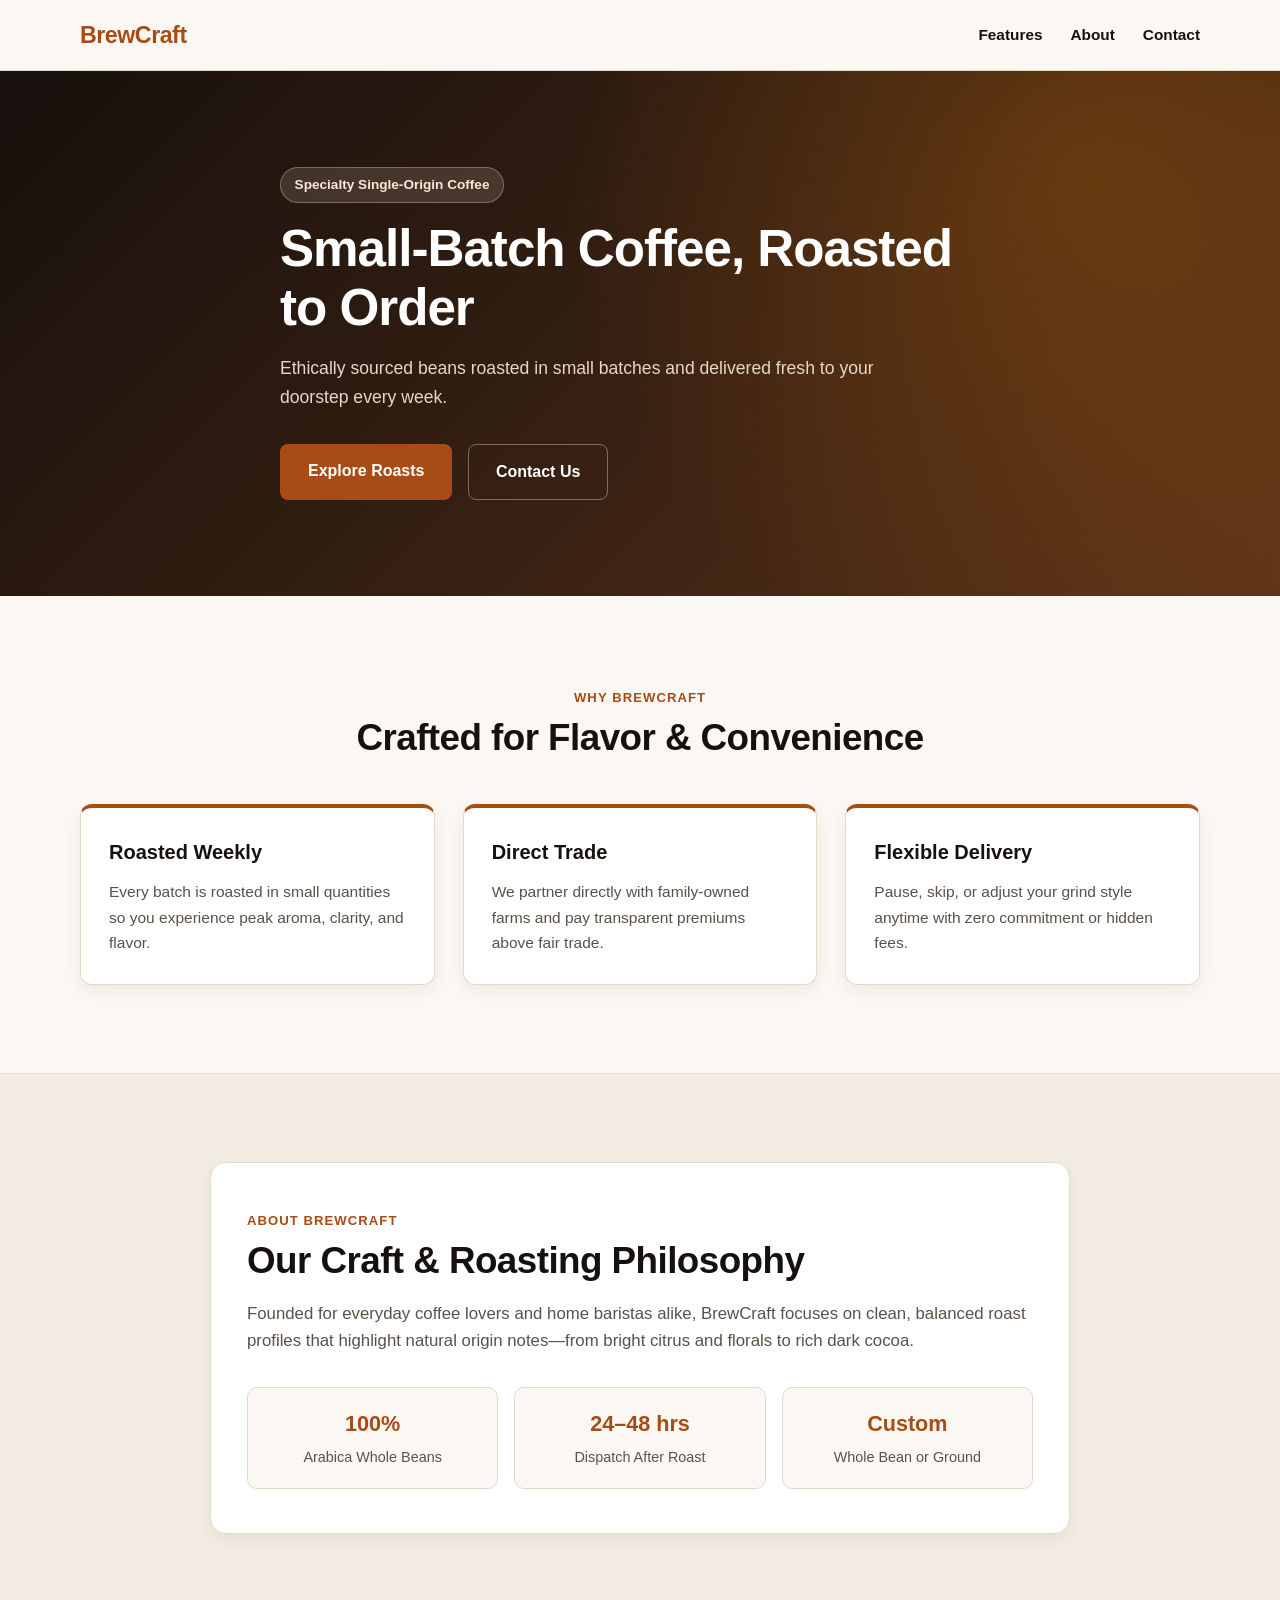
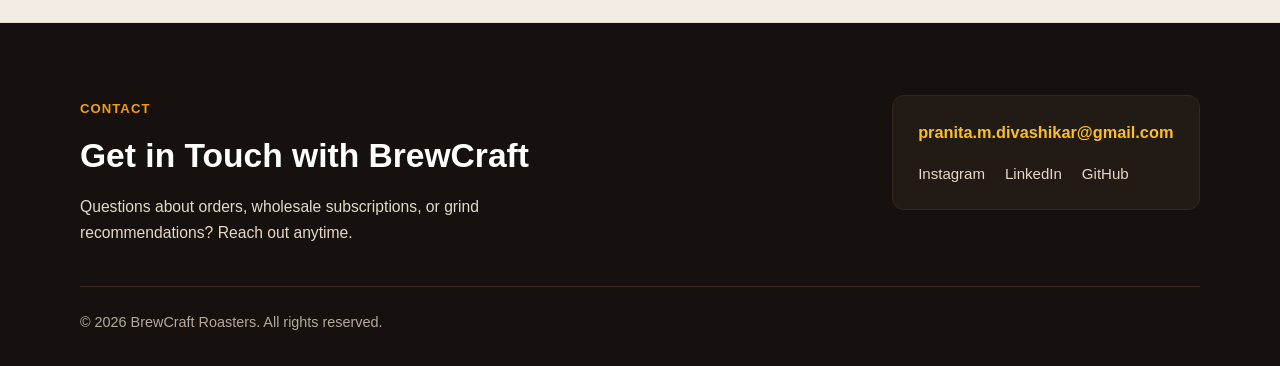
<file: WebDev-L1-LandingPage/index.html>
<!DOCTYPE html>
<html lang="en">
<head>
  <meta charset="UTF-8" />
  <meta name="viewport" content="width=device-width, initial-scale=1.0" />
  <title>BrewCraft Roasters — Specialty Coffee Landing Page</title>
  <link rel="stylesheet" href="style.css" />
</head>
<body>
  <!-- Sticky Navigation Bar -->
  <header class="navbar">
    <div class="container nav-content">
      <a href="#" class="logo">BrewCraft</a>
      <nav aria-label="Primary Navigation">
        <ul class="nav-links">
          <li><a href="#features">Features</a></li>
          <li><a href="#about">About</a></li>
          <li><a href="#contact">Contact</a></li>
        </ul>
      </nav>
    </div>
  </header>

  <main>
    <!-- Hero Section -->
    <section class="hero">
      <div class="container hero-content">
        <span class="hero-badge">Specialty Single-Origin Coffee</span>
        <h1>Small-Batch Coffee, Roasted to Order</h1>
        <p class="hero-subheadline">
          Ethically sourced beans roasted in small batches and delivered fresh to your doorstep every week.
        </p>
        <div class="hero-actions">
          <a href="#features" class="btn-primary">Explore Roasts</a>
          <a href="#contact" class="btn-secondary">Contact Us</a>
        </div>
      </div>
    </section>

    <!-- Features Section -->
    <section id="features" class="section features">
      <div class="container">
        <div class="section-header">
          <span class="section-label">Why BrewCraft</span>
          <h2>Crafted for Flavor &amp; Convenience</h2>
        </div>
        <div class="grid-3">
          <article class="card">
            <h3>Roasted Weekly</h3>
            <p>Every batch is roasted in small quantities so you experience peak aroma, clarity, and flavor.</p>
          </article>
          <article class="card">
            <h3>Direct Trade</h3>
            <p>We partner directly with family-owned farms and pay transparent premiums above fair trade.</p>
          </article>
          <article class="card">
            <h3>Flexible Delivery</h3>
            <p>Pause, skip, or adjust your grind style anytime with zero commitment or hidden fees.</p>
          </article>
        </div>
      </div>
    </section>

    <!-- About Section -->
    <section id="about" class="section about">
      <div class="container">
        <div class="about-panel">
          <span class="section-label">About BrewCraft</span>
          <h2>Our Craft &amp; Roasting Philosophy</h2>
          <p>
            Founded for everyday coffee lovers and home baristas alike, BrewCraft focuses on clean,
            balanced roast profiles that highlight natural origin notes—from bright citrus and florals
            to rich dark cocoa.
          </p>
          <div class="about-highlights">
            <div class="highlight-box">
              <strong>100%</strong>
              <span>Arabica Whole Beans</span>
            </div>
            <div class="highlight-box">
              <strong>24–48 hrs</strong>
              <span>Dispatch After Roast</span>
            </div>
            <div class="highlight-box">
              <strong>Custom</strong>
              <span>Whole Bean or Ground</span>
            </div>
          </div>
        </div>
      </div>
    </section>
  </main>

  <!-- Contact & Footer Section -->
  <footer id="contact" class="footer">
    <div class="container">
      <div class="footer-top">
        <div>
          <span class="footer-label">Contact</span>
          <h2>Get in Touch with BrewCraft</h2>
          <p class="footer-text">
            Questions about orders, wholesale subscriptions, or grind recommendations? Reach out anytime.
          </p>
        </div>
        <div class="contact-details">
          <a href="mailto:pranita.m.divashikar@gmail.com" class="contact-email">
            pranita.m.divashikar@gmail.com
          </a>
          <div class="footer-links">
            <a href="https://instagram.com" target="_blank" rel="noopener noreferrer">Instagram</a>
            <a href="https://linkedin.com" target="_blank" rel="noopener noreferrer">LinkedIn</a>
            <a href="https://github.com/pranitamdivashikar/OIBSIP" target="_blank" rel="noopener noreferrer">GitHub</a>
          </div>
        </div>
      </div>
      <div class="footer-bottom">
        <p>&copy; 2026 BrewCraft Roasters. All rights reserved.</p>
      </div>
    </div>
  </footer>
</body>
</html>
</file>
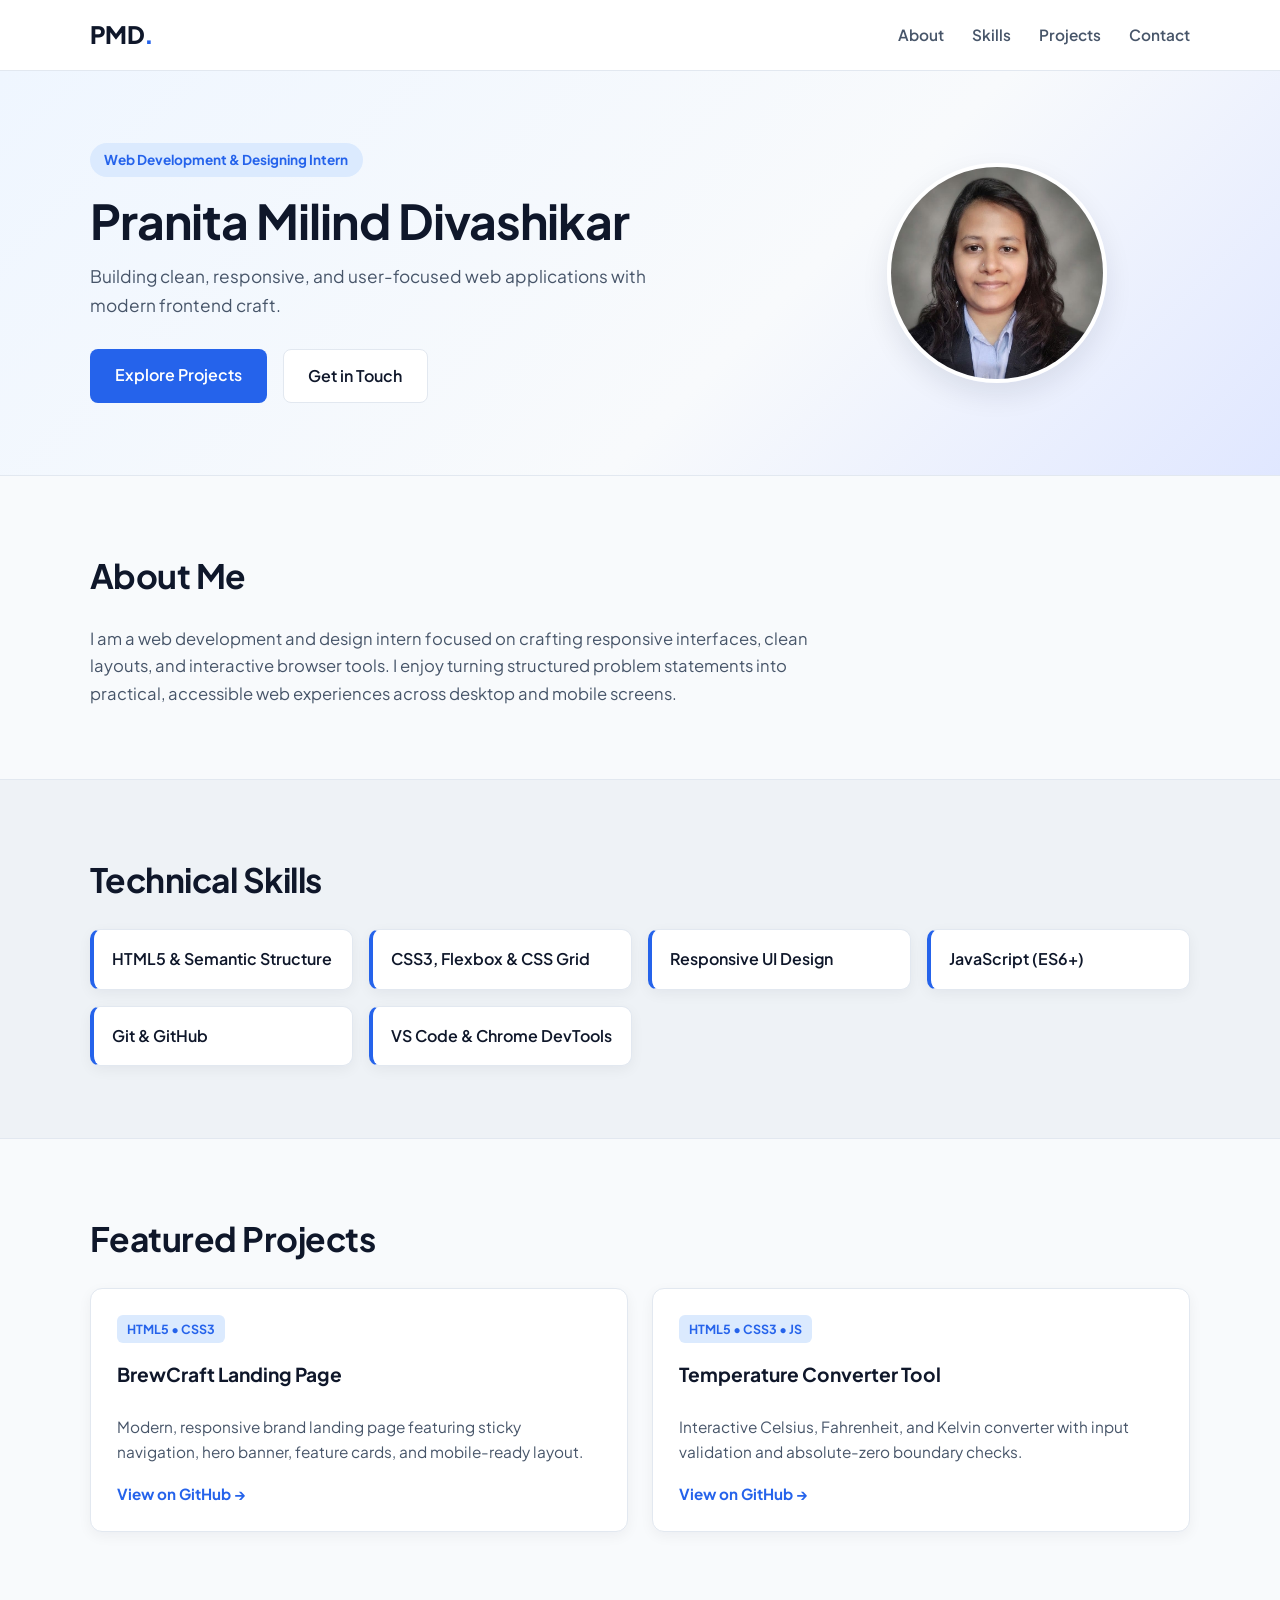
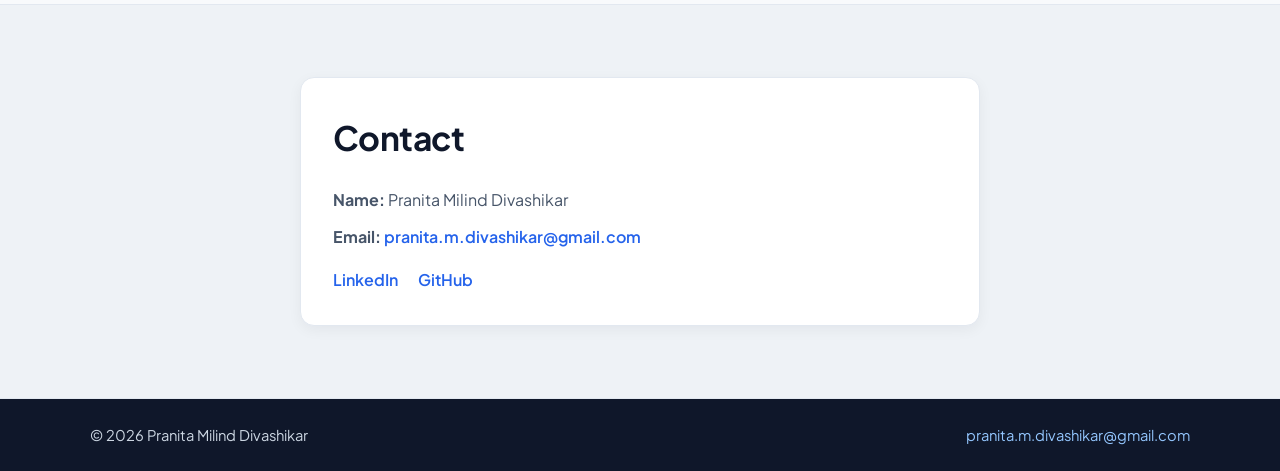
<file: WebDev-L1-PersonalPortfolio/index.html>
<!DOCTYPE html>
<html lang="en">
<head>
  <meta charset="UTF-8" />
  <meta name="viewport" content="width=device-width, initial-scale=1.0" />
  <title>Pranita Milind Divashikar | Web Developer &amp; Designer</title>
  <link rel="preconnect" href="https://fonts.googleapis.com" />
  <link rel="preconnect" href="https://fonts.gstatic.com" crossorigin />
  <link
    href="https://fonts.googleapis.com/css2?family=Plus+Jakarta+Sans:wght@400;500;600;700;800&display=swap"
    rel="stylesheet"
  />
  <link rel="stylesheet" href="style.css" />
</head>
<body>
  <header class="site-header">
    <div class="container nav-bar">
      <a href="#hero" class="brand">PMD<span>.</span></a>
      <nav aria-label="Main Navigation">
        <ul class="nav-list">
          <li><a href="#about">About</a></li>
          <li><a href="#skills">Skills</a></li>
          <li><a href="#projects">Projects</a></li>
          <li><a href="#contact">Contact</a></li>
        </ul>
      </nav>
    </div>
  </header>

  <main>
    <!-- Hero Section -->
    <section id="hero" class="hero">
      <div class="container hero-grid">
        <div>
          <span class="badge">Web Development &amp; Designing Intern</span>
          <h1>Pranita Milind Divashikar</h1>
          <p class="subtitle">
            Building clean, responsive, and user-focused web applications with modern frontend craft.
          </p>
          <div class="hero-actions">
            <a href="#projects" class="btn">Explore Projects</a>
            <a href="#contact" class="btn-outline">Get in Touch</a>
          </div>
        </div>
        <div class="profile-photo-wrap">
          <img
            src="MyPhoto.jpeg"
            alt="Pranita Milind Divashikar"
            class="profile-photo"
          />
        </div>
      </div>
    </section>

    <!-- About Me -->
    <section id="about" class="section">
      <div class="container">
        <h2>About Me</h2>
        <p class="about-text">
          I am a web development and design intern focused on crafting responsive interfaces,
          clean layouts, and interactive browser tools. I enjoy turning structured problem statements
          into practical, accessible web experiences across desktop and mobile screens.
        </p>
      </div>
    </section>

    <!-- Skills Section -->
    <section id="skills" class="section section-alt">
      <div class="container">
        <h2>Technical Skills</h2>
        <ul class="skills-grid">
          <li class="skill-item">HTML5 &amp; Semantic Structure</li>
          <li class="skill-item">CSS3, Flexbox &amp; CSS Grid</li>
          <li class="skill-item">Responsive UI Design</li>
          <li class="skill-item">JavaScript (ES6+)</li>
          <li class="skill-item">Git &amp; GitHub</li>
          <li class="skill-item">VS Code &amp; Chrome DevTools</li>
        </ul>
      </div>
    </section>

    <!-- Projects Section -->
    <section id="projects" class="section">
      <div class="container">
        <h2>Featured Projects</h2>
        <div class="projects-grid">
          <article class="project-card">
            <span class="tag">HTML5 • CSS3</span>
            <h3>BrewCraft Landing Page</h3>
            <p>
              Modern, responsive brand landing page featuring sticky navigation, hero banner,
              feature cards, and mobile-ready layout.
            </p>
            <a href="https://github.com/pranitamdivashikar/OIBSIP" target="_blank" rel="noopener noreferrer">
              View on GitHub &rarr;
            </a>
          </article>

          <article class="project-card">
            <span class="tag">HTML5 • CSS3 • JS</span>
            <h3>Temperature Converter Tool</h3>
            <p>
              Interactive Celsius, Fahrenheit, and Kelvin converter with input validation and
              absolute-zero boundary checks.
            </p>
            <a href="https://github.com/pranitamdivashikar/OIBSIP" target="_blank" rel="noopener noreferrer">
              View on GitHub &rarr;
            </a>
          </article>
        </div>
      </div>
    </section>

    <!-- Contact Section -->
    <section id="contact" class="section section-alt">
      <div class="container contact-card">
        <h2>Contact</h2>
        <p><strong>Name:</strong> Pranita Milind Divashikar</p>
        <p>
          <strong>Email:</strong>
          <a href="mailto:pranita.m.divashikar@gmail.com">pranita.m.divashikar@gmail.com</a>
        </p>
        <div class="social-links">
          <a href="https://www.linkedin.com/in/pranitadivashikar10" target="_blank" rel="noopener noreferrer">
            LinkedIn
          </a>
          <a href="https://github.com/pranitamdivashikar" target="_blank" rel="noopener noreferrer">
            GitHub
          </a>
        </div>
      </div>
    </section>
  </main>

  <footer class="footer">
    <div class="container footer-inner">
      <p>&copy; 2026 Pranita Milind Divashikar</p>
      <a href="mailto:pranita.m.divashikar@gmail.com">pranita.m.divashikar@gmail.com</a>
    </div>
  </footer>
</body>
</html>
</file>
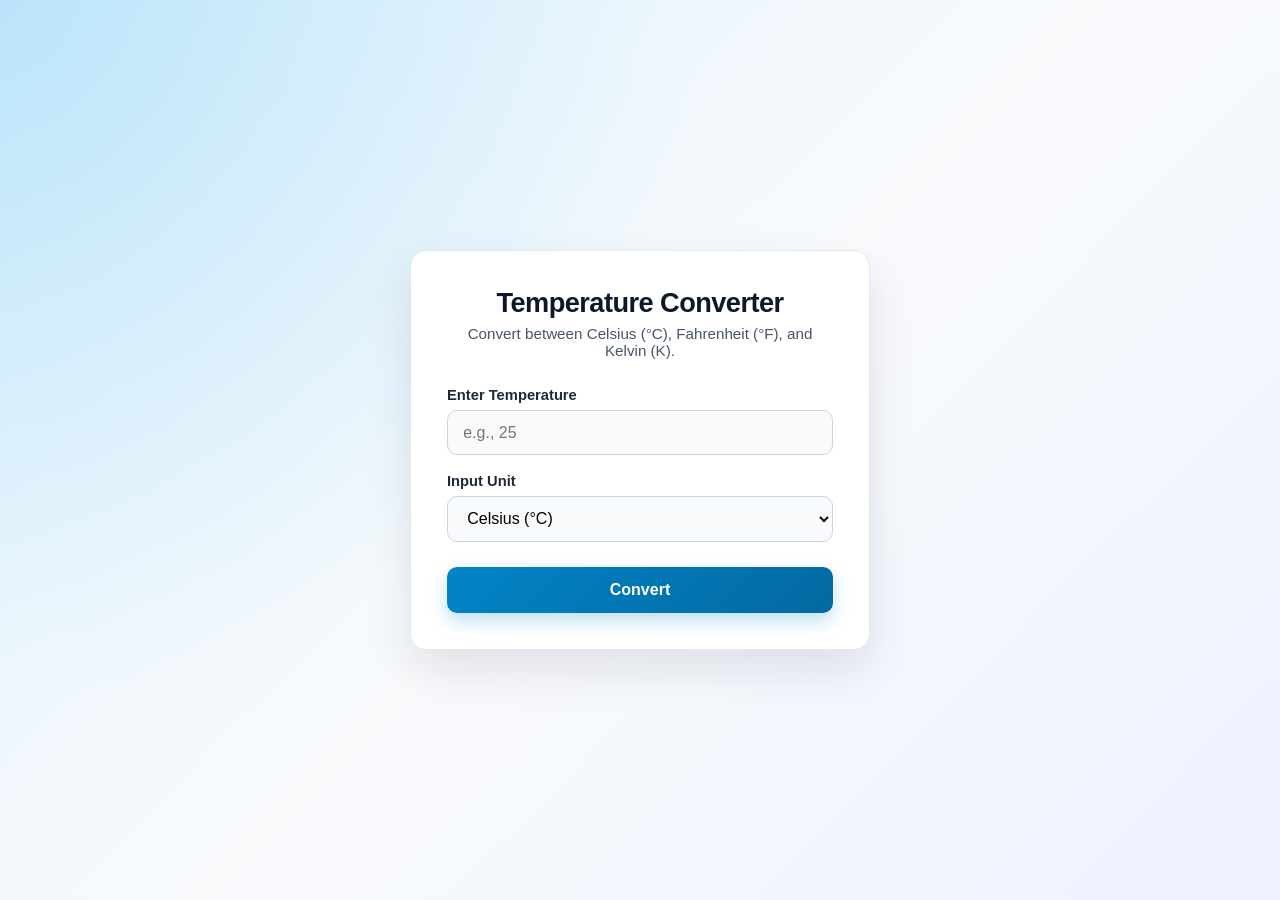
<file: WebDev-L1-TemperatureConverter/index.html>
<!DOCTYPE html>
<html lang="en">
<head>
  <meta charset="UTF-8" />
  <meta name="viewport" content="width=device-width, initial-scale=1.0" />
  <title>Temperature Converter</title>
  <link rel="stylesheet" href="style.css" />
</head>
<body>
  <main class="converter-card">
    <h1>Temperature Converter</h1>
    <p class="subtitle">Convert between Celsius (°C), Fahrenheit (°F), and Kelvin (K).</p>

    <form id="converter-form" novalidate>
      <div class="form-group">
        <label for="temp-input">Enter Temperature</label>
        <input
          type="number"
          step="any"
          id="temp-input"
          placeholder="e.g., 25"
          required
        />
      </div>

      <div class="form-group">
        <label for="unit-select">Input Unit</label>
        <select id="unit-select">
          <option value="C">Celsius (°C)</option>
          <option value="F">Fahrenheit (°F)</option>
          <option value="K">Kelvin (K)</option>
        </select>
      </div>

      <button type="submit" id="convert-btn">Convert</button>
    </form>

    <p id="error-msg" class="error-msg" role="alert" aria-live="polite"></p>

    <section id="results" class="results hidden" aria-label="Converted Temperatures">
      <h2>Converted Values</h2>
      <div class="result-row">
        <span>Celsius</span>
        <strong id="out-c">—</strong>
      </div>
      <div class="result-row">
        <span>Fahrenheit</span>
        <strong id="out-f">—</strong>
      </div>
      <div class="result-row">
        <span>Kelvin</span>
        <strong id="out-k">—</strong>
      </div>
    </section>
  </main>

  <script src="script.js"></script>
</body>
</html>
</file>
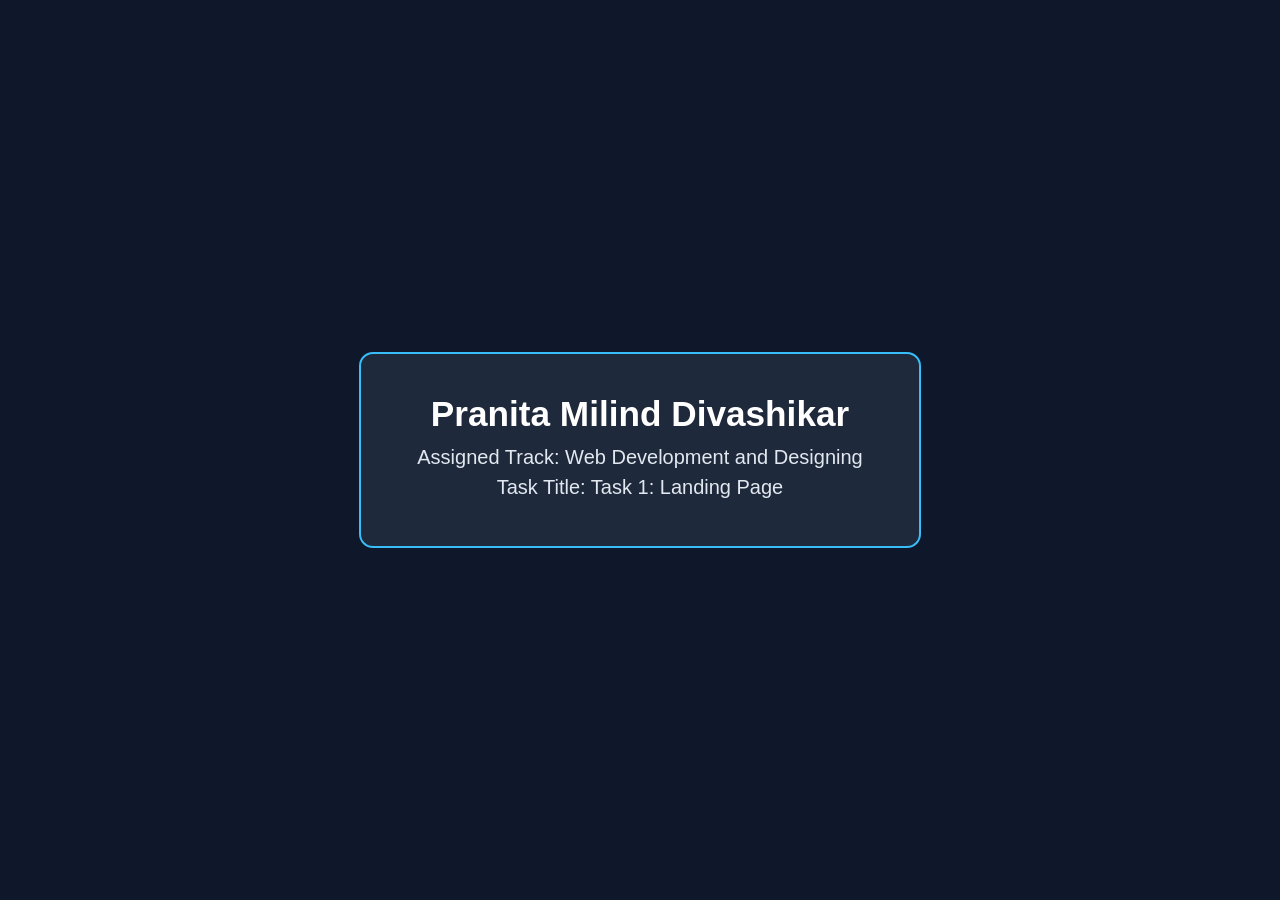
<file: title-card.html>
<!DOCTYPE html>
<html lang="en">
<head>
  <meta charset="UTF-8" />
  <title>Title Card</title>
  <style>
    body {
      margin: 0;
      height: 100vh;
      display: grid;
      place-items: center;
      background: #0f172a;
      color: #ffffff;
      font-family: "Segoe UI", sans-serif;
      text-align: center;
    }
    .box {
      border: 2px solid #38bdf8;
      padding: 2.5rem 3.5rem;
      border-radius: 14px;
      background: #1e293b;
    }
    h1 {
      margin: 0 0 0.75rem;
      font-size: 2.2rem;
    }
    p {
      margin: 0.45rem 0;
      font-size: 1.25rem;
      color: #e2e8f0;
    }
  </style>
</head>
<body>
  <div class="box">
    <h1>Pranita Milind Divashikar</h1>
    <p>Assigned Track: Web Development and Designing</p>
    <p id="task-name">Task Title: Task 1: Landing Page</p>
  </div>
</body>
</html>
</file>
<file: WebDev-L1-LandingPage/style.css>
:root {
  --bg-light: #fbf8f4;
  --bg-warm: #f3ece2;
  --bg-dark: #16110e;
  --bg-dark-elevated: #221a15;
  --text-dark: #16110e;
  --text-muted: #5c5047;
  --text-light: #ffffff;
  --text-light-muted: #e5d8c8;
  --primary: #a84b14;
  --primary-hover: #873a0d;
  --accent-soft: #fde8d7;
  --card-bg: #ffffff;
  --border: #e6d9c8;
  --border-dark: #332720;
  --shadow-sm: 0 6px 18px rgba(22, 17, 14, 0.06);
  --shadow-md: 0 14px 30px rgba(22, 17, 14, 0.1);
}

*,
*::before,
*::after {
  box-sizing: border-box;
  margin: 0;
  padding: 0;
}

html {
  scroll-behavior: smooth;
  scroll-padding-top: 76px;
  font-size: 16px;
}

body {
  font-family: "Segoe UI", Tahoma, Geneva, Verdana, sans-serif;
  background-color: var(--bg-light);
  color: var(--text-dark);
  line-height: 1.65;
  overflow-x: hidden;
}

.container {
  width: min(1120px, 90%);
  margin: 0 auto;
}

/* Sticky Navigation Bar */
.navbar {
  position: sticky;
  top: 0;
  z-index: 100;
  background-color: rgba(251, 248, 244, 0.96);
  border-bottom: 1px solid var(--border);
  backdrop-filter: blur(8px);
}

.nav-content {
  display: flex;
  justify-content: space-between;
  align-items: center;
  min-height: 70px;
  gap: 1rem;
  flex-wrap: wrap;
}

.logo {
  font-size: 1.45rem;
  font-weight: 800;
  letter-spacing: -0.02em;
  color: var(--primary);
  text-decoration: none;
}

.nav-links {
  list-style: none;
  display: flex;
  gap: 1.75rem;
  flex-wrap: wrap;
}

.nav-links a {
  text-decoration: none;
  color: var(--text-dark);
  font-weight: 600;
  font-size: 0.96rem;
  padding: 0.25rem 0;
  transition: color 0.2s ease;
}

.nav-links a:hover {
  color: var(--primary);
}

/* Hero Section */
.hero {
  background:
    radial-gradient(circle at 85% 20%, rgba(217, 119, 6, 0.26), transparent 45%),
    linear-gradient(135deg, #17100c 0%, #382113 55%, #5c3318 100%);
  color: var(--text-light);
  padding: 6rem 0;
}

.hero-content {
  max-width: 720px;
}

.hero-badge {
  display: inline-block;
  background-color: rgba(253, 232, 215, 0.14);
  border: 1px solid rgba(253, 232, 215, 0.3);
  color: var(--accent-soft);
  font-size: 0.85rem;
  font-weight: 600;
  padding: 0.35rem 0.85rem;
  border-radius: 999px;
  margin-bottom: 1.1rem;
}

.hero-content h1 {
  font-size: clamp(2.15rem, 4.4vw, 3.2rem);
  line-height: 1.15;
  letter-spacing: -0.02em;
  margin-bottom: 1rem;
}

.hero-subheadline {
  font-size: 1.1rem;
  color: var(--text-light-muted);
  max-width: 620px;
  margin-bottom: 2rem;
}

.hero-actions {
  display: flex;
  gap: 1rem;
  flex-wrap: wrap;
}

.btn-primary {
  display: inline-block;
  background-color: var(--primary);
  color: var(--text-light);
  text-decoration: none;
  padding: 0.85rem 1.75rem;
  border-radius: 8px;
  font-weight: 600;
  transition: background-color 0.2s ease, transform 0.2s ease;
}

.btn-primary:hover {
  background-color: var(--primary-hover);
  transform: translateY(-2px);
}

.btn-secondary {
  display: inline-block;
  background-color: transparent;
  color: var(--text-light);
  border: 1px solid rgba(255, 255, 255, 0.35);
  text-decoration: none;
  padding: 0.85rem 1.65rem;
  border-radius: 8px;
  font-weight: 600;
  transition: border-color 0.2s ease, background-color 0.2s ease;
}

.btn-secondary:hover {
  border-color: var(--text-light);
  background-color: rgba(255, 255, 255, 0.08);
}

/* Shared Sections */
.section {
  padding: 5.5rem 0;
  scroll-margin-top: 76px;
}

.section-header {
  text-align: center;
  max-width: 640px;
  margin: 0 auto 2.75rem;
}

.section-label {
  display: inline-block;
  font-size: 0.82rem;
  font-weight: 700;
  text-transform: uppercase;
  letter-spacing: 0.08em;
  color: var(--primary);
  margin-bottom: 0.5rem;
}

.section h2 {
  font-size: clamp(1.75rem, 3.2vw, 2.3rem);
  line-height: 1.2;
  letter-spacing: -0.015em;
}

/* Features Section */
.grid-3 {
  display: grid;
  grid-template-columns: repeat(auto-fit, minmax(250px, 1fr));
  gap: 1.75rem;
}

.card {
  background-color: var(--card-bg);
  border: 1px solid var(--border);
  border-top: 4px solid var(--primary);
  border-radius: 12px;
  padding: 1.75rem;
  box-shadow: var(--shadow-sm);
  transition: transform 0.2s ease, box-shadow 0.2s ease;
}

.card:hover {
  transform: translateY(-4px);
  box-shadow: var(--shadow-md);
}

.card h3 {
  font-size: 1.25rem;
  margin-bottom: 0.6rem;
  color: var(--text-dark);
}

.card p {
  color: var(--text-muted);
  font-size: 0.97rem;
}

/* About Section */
.about {
  background-color: var(--bg-warm);
  border-top: 1px solid var(--border);
  border-bottom: 1px solid var(--border);
}

.about-panel {
  max-width: 860px;
  margin: 0 auto;
  background-color: var(--card-bg);
  border: 1px solid var(--border);
  border-radius: 16px;
  padding: 2.75rem 2.25rem;
  box-shadow: var(--shadow-sm);
}

.about-panel h2 {
  margin-bottom: 1rem;
}

.about-panel > p {
  color: var(--text-muted);
  font-size: 1.05rem;
  margin-bottom: 2rem;
}

.about-highlights {
  display: grid;
  grid-template-columns: repeat(auto-fit, minmax(180px, 1fr));
  gap: 1rem;
}

.highlight-box {
  background-color: var(--bg-light);
  border: 1px solid var(--border);
  border-radius: 10px;
  padding: 1.1rem;
  text-align: center;
}

.highlight-box strong {
  display: block;
  font-size: 1.35rem;
  color: var(--primary);
  margin-bottom: 0.2rem;
}

.highlight-box span {
  font-size: 0.9rem;
  color: var(--text-muted);
  font-weight: 500;
}

/* Contact & Footer */
.footer {
  background-color: var(--bg-dark);
  color: var(--text-light);
  padding: 4.5rem 0 2rem;
  scroll-margin-top: 76px;
}

.footer-label {
  display: inline-block;
  font-size: 0.82rem;
  font-weight: 700;
  text-transform: uppercase;
  letter-spacing: 0.08em;
  color: #f59e0b;
  margin-bottom: 0.5rem;
}

.footer-top {
  display: flex;
  justify-content: space-between;
  align-items: flex-start;
  gap: 2rem;
  flex-wrap: wrap;
  padding-bottom: 2.5rem;
  border-bottom: 1px solid var(--border-dark);
}

.footer-top h2 {
  font-size: clamp(1.6rem, 3vw, 2.1rem);
  margin-bottom: 0.65rem;
}

.footer-text {
  color: var(--text-light-muted);
  max-width: 480px;
  font-size: 0.98rem;
}

.contact-details {
  background-color: var(--bg-dark-elevated);
  border: 1px solid var(--border-dark);
  border-radius: 12px;
  padding: 1.4rem 1.6rem;
  display: flex;
  flex-direction: column;
  gap: 1rem;
}

.contact-email {
  color: #fbbf24;
  font-weight: 700;
  font-size: 1.02rem;
  text-decoration: none;
}

.contact-email:hover {
  text-decoration: underline;
}

.footer-links {
  display: flex;
  gap: 1.25rem;
  flex-wrap: wrap;
}

.footer-links a {
  color: var(--text-light-muted);
  text-decoration: none;
  font-size: 0.94rem;
  font-weight: 500;
}

.footer-links a:hover {
  color: var(--text-light);
  text-decoration: underline;
}

.footer-bottom {
  padding-top: 1.5rem;
  font-size: 0.9rem;
  color: #b8a89a;
  display: flex;
  justify-content: space-between;
  flex-wrap: wrap;
  gap: 1rem;
}
</file>
<file: WebDev-L1-PersonalPortfolio/style.css>
:root {
  --bg: #f8fafc;
  --surface: #ffffff;
  --surface-alt: #eef2f6;
  --text: #0f172a;
  --muted: #475569;
  --primary: #2563eb;
  --primary-hover: #1d4ed8;
  --accent-soft: #dbeafe;
  --border: #e2e8f0;
  --shadow-sm: 0 4px 14px rgba(15, 23, 42, 0.05);
  --shadow-md: 0 12px 28px rgba(15, 23, 42, 0.09);
}

*,
*::before,
*::after {
  box-sizing: border-box;
  margin: 0;
  padding: 0;
}

html {
  scroll-behavior: smooth;
  scroll-padding-top: 76px;
  font-size: 16px;
}

body {
  font-family: "Plus Jakarta Sans", "Segoe UI", Tahoma, Geneva, Verdana, sans-serif;
  background-color: var(--bg);
  color: var(--text);
  line-height: 1.65;
  overflow-x: hidden;
}

.container {
  width: min(1100px, 90%);
  margin: 0 auto;
}

/* Header & Navigation */
.site-header {
  position: sticky;
  top: 0;
  z-index: 100;
  background-color: rgba(255, 255, 255, 0.95);
  border-bottom: 1px solid var(--border);
  backdrop-filter: blur(8px);
}

.nav-bar {
  display: flex;
  justify-content: space-between;
  align-items: center;
  min-height: 70px;
  gap: 1rem;
  flex-wrap: wrap;
}

.brand {
  font-size: 1.5rem;
  font-weight: 800;
  color: var(--text);
  text-decoration: none;
  letter-spacing: -0.03em;
}

.brand span {
  color: var(--primary);
}

.nav-list {
  list-style: none;
  display: flex;
  gap: 1.75rem;
  flex-wrap: wrap;
}

.nav-list a {
  text-decoration: none;
  color: var(--muted);
  font-weight: 600;
  font-size: 0.96rem;
  transition: color 0.2s ease;
}

.nav-list a:hover {
  color: var(--primary);
}

/* Hero Section */
.hero {
  padding: 4.5rem 0;
  background: linear-gradient(135deg, #eff6ff 0%, #f8fafc 60%, #e0e7ff 100%);
  border-bottom: 1px solid var(--border);
}

.hero-grid {
  display: grid;
  grid-template-columns: 1.4fr 0.8fr;
  align-items: center;
  gap: 2.5rem;
}

.badge {
  display: inline-block;
  background-color: var(--accent-soft);
  color: var(--primary);
  font-size: 0.85rem;
  font-weight: 700;
  padding: 0.35rem 0.9rem;
  border-radius: 999px;
  margin-bottom: 1rem;
}

.hero h1 {
  font-size: clamp(2rem, 4.2vw, 3rem);
  line-height: 1.15;
  letter-spacing: -0.02em;
  margin-bottom: 0.9rem;
}

.subtitle {
  font-size: 1.08rem;
  color: var(--muted);
  max-width: 560px;
  margin-bottom: 1.85rem;
}

.hero-actions {
  display: flex;
  gap: 1rem;
  flex-wrap: wrap;
}

.btn {
  display: inline-block;
  background-color: var(--primary);
  color: #ffffff;
  text-decoration: none;
  padding: 0.8rem 1.55rem;
  border-radius: 8px;
  font-weight: 600;
  transition: background-color 0.2s ease, transform 0.2s ease;
}

.btn:hover {
  background-color: var(--primary-hover);
  transform: translateY(-2px);
}

.btn-outline {
  display: inline-block;
  background-color: var(--surface);
  color: var(--text);
  border: 1px solid var(--border);
  text-decoration: none;
  padding: 0.8rem 1.55rem;
  border-radius: 8px;
  font-weight: 600;
  transition: border-color 0.2s ease, color 0.2s ease;
}

.btn-outline:hover {
  border-color: var(--primary);
  color: var(--primary);
}

/* Profile Photo */
.profile-photo-wrap {
  display: flex;
  justify-content: center;
  align-items: center;
}

.profile-photo {
  width: 220px;
  height: 220px;
  object-fit: cover;
  object-position: top center;
  border-radius: 50%;
  border: 4px solid #ffffff;
  box-shadow: var(--shadow-md);
}

/* Sections */
.section {
  padding: 4.5rem 0;
  scroll-margin-top: 76px;
}

.section-alt {
  background-color: var(--surface-alt);
  border-top: 1px solid var(--border);
  border-bottom: 1px solid var(--border);
}

.section h2 {
  font-size: clamp(1.6rem, 3vw, 2.1rem);
  letter-spacing: -0.015em;
  margin-bottom: 1.35rem;
}

.about-text {
  max-width: 760px;
  color: var(--muted);
  font-size: 1.04rem;
}

/* Skills Grid */
.skills-grid {
  list-style: none;
  display: grid;
  grid-template-columns: repeat(auto-fit, minmax(220px, 1fr));
  gap: 1rem;
}

.skill-item {
  background-color: var(--surface);
  border: 1px solid var(--border);
  border-left: 4px solid var(--primary);
  border-radius: 10px;
  padding: 1rem 1.15rem;
  font-weight: 600;
  color: var(--text);
  box-shadow: var(--shadow-sm);
}

/* Projects Grid */
.projects-grid {
  display: grid;
  grid-template-columns: repeat(auto-fit, minmax(270px, 1fr));
  gap: 1.5rem;
}

.project-card {
  background-color: var(--surface);
  border: 1px solid var(--border);
  border-radius: 12px;
  padding: 1.6rem;
  box-shadow: var(--shadow-sm);
  display: flex;
  flex-direction: column;
  justify-content: space-between;
  gap: 1rem;
  transition: transform 0.2s ease, box-shadow 0.2s ease;
}

.project-card:hover {
  transform: translateY(-4px);
  box-shadow: var(--shadow-md);
}

.tag {
  display: inline-block;
  font-size: 0.78rem;
  font-weight: 700;
  color: var(--primary);
  background-color: var(--accent-soft);
  padding: 0.25rem 0.65rem;
  border-radius: 6px;
  width: fit-content;
}

.project-card h3 {
  font-size: 1.2rem;
  margin-bottom: 0.45rem;
}

.project-card p {
  color: var(--muted);
  font-size: 0.96rem;
}

.project-card a {
  text-decoration: none;
  color: var(--primary);
  font-weight: 700;
  font-size: 0.95rem;
}

.project-card a:hover {
  text-decoration: underline;
}

/* Contact Card */
.contact-card {
  background-color: var(--surface);
  border: 1px solid var(--border);
  border-radius: 14px;
  padding: 2rem;
  box-shadow: var(--shadow-sm);
  max-width: 680px;
}

.contact-card p {
  margin-bottom: 0.65rem;
  color: var(--muted);
}

.contact-card a {
  color: var(--primary);
  text-decoration: none;
  font-weight: 600;
}

.contact-card a:hover {
  text-decoration: underline;
}

.social-links {
  display: flex;
  gap: 1.25rem;
  margin-top: 1rem;
  flex-wrap: wrap;
}

/* Footer */
.footer {
  background-color: #0f172a;
  color: #cbd5e1;
  padding: 1.5rem 0;
  font-size: 0.92rem;
}

.footer-inner {
  display: flex;
  justify-content: space-between;
  align-items: center;
  gap: 1rem;
  flex-wrap: wrap;
}

.footer a {
  color: #93c5fd;
  text-decoration: none;
}

.footer a:hover {
  text-decoration: underline;
}

/* Mobile Responsiveness */
@media (max-width: 768px) {
  .hero {
    padding: 3rem 0;
  }

  .hero-grid {
    grid-template-columns: 1fr;
    text-align: center;
  }

  .subtitle {
    margin-left: auto;
    margin-right: auto;
  }

  .hero-actions {
    justify-content: center;
  }

  .profile-photo {
    width: 175px;
    height: 175px;
  }

  .nav-list {
    gap: 1rem;
  }
}
</file>
<file: WebDev-L1-TemperatureConverter/style.css>
*,
*::before,
*::after {
  box-sizing: border-box;
  margin: 0;
  padding: 0;
}

body {
  min-height: 100vh;
  display: grid;
  place-items: center;
  padding: 1.5rem;
  font-family: "Segoe UI", Tahoma, Geneva, Verdana, sans-serif;
  background:
    radial-gradient(circle at top left, rgba(14, 165, 233, 0.18), transparent 45%),
    linear-gradient(135deg, #e0f2fe 0%, #f8fafc 50%, #eef2ff 100%);
  color: #0f172a;
}

.converter-card {
  width: 100%;
  max-width: 460px;
  background: #ffffff;
  border: 1px solid #e2e8f0;
  border-radius: 16px;
  padding: 2.25rem;
  box-shadow: 0 20px 45px rgba(15, 23, 42, 0.1);
}

h1 {
  font-size: 1.7rem;
  letter-spacing: -0.02em;
  margin-bottom: 0.4rem;
  text-align: center;
}

.subtitle {
  font-size: 0.95rem;
  color: #475569;
  text-align: center;
  margin-bottom: 1.75rem;
}

.form-group {
  margin-bottom: 1.1rem;
}

label {
  display: block;
  font-weight: 600;
  margin-bottom: 0.45rem;
  font-size: 0.92rem;
  color: #1e293b;
}

input,
select {
  width: 100%;
  padding: 0.78rem 0.95rem;
  border: 1.5px solid #cbd5e1;
  border-radius: 10px;
  font-size: 1rem;
  background-color: #f8fafc;
  transition: border-color 0.2s ease, box-shadow 0.2s ease;
}

input:focus,
select:focus {
  outline: none;
  background-color: #ffffff;
  border-color: #0284c7;
  box-shadow: 0 0 0 3px rgba(2, 132, 199, 0.15);
}

button {
  width: 100%;
  padding: 0.88rem;
  margin-top: 0.5rem;
  border: none;
  border-radius: 10px;
  background: linear-gradient(135deg, #0284c7, #0369a1);
  color: #ffffff;
  font-size: 1rem;
  font-weight: 700;
  cursor: pointer;
  box-shadow: 0 8px 18px rgba(2, 132, 199, 0.25);
  transition: transform 0.15s ease, filter 0.15s ease;
}

button:hover {
  filter: brightness(1.05);
  transform: translateY(-1px);
}

.error-msg {
  margin-top: 0.9rem;
  color: #b91c1c;
  background-color: #fef2f2;
  border: 1px solid #fecaca;
  border-radius: 8px;
  padding: 0.65rem 0.85rem;
  font-size: 0.9rem;
  font-weight: 600;
  line-height: 1.45;
}

.error-msg:empty {
  display: none;
}

.results {
  margin-top: 1.35rem;
  padding-top: 1.35rem;
  border-top: 1px solid #e2e8f0;
}

.results.hidden {
  display: none;
}

.results h2 {
  font-size: 1.05rem;
  margin-bottom: 0.85rem;
  color: #1e293b;
}

.result-row {
  display: flex;
  justify-content: space-between;
  align-items: center;
  padding: 0.7rem 0.95rem;
  background: #f8fafc;
  border: 1px solid #e2e8f0;
  border-left: 4px solid #0284c7;
  border-radius: 8px;
  margin-bottom: 0.6rem;
}

.result-row:last-child {
  margin-bottom: 0;
}

.result-row strong {
  color: #0369a1;
  font-size: 1.05rem;
}
</file>
